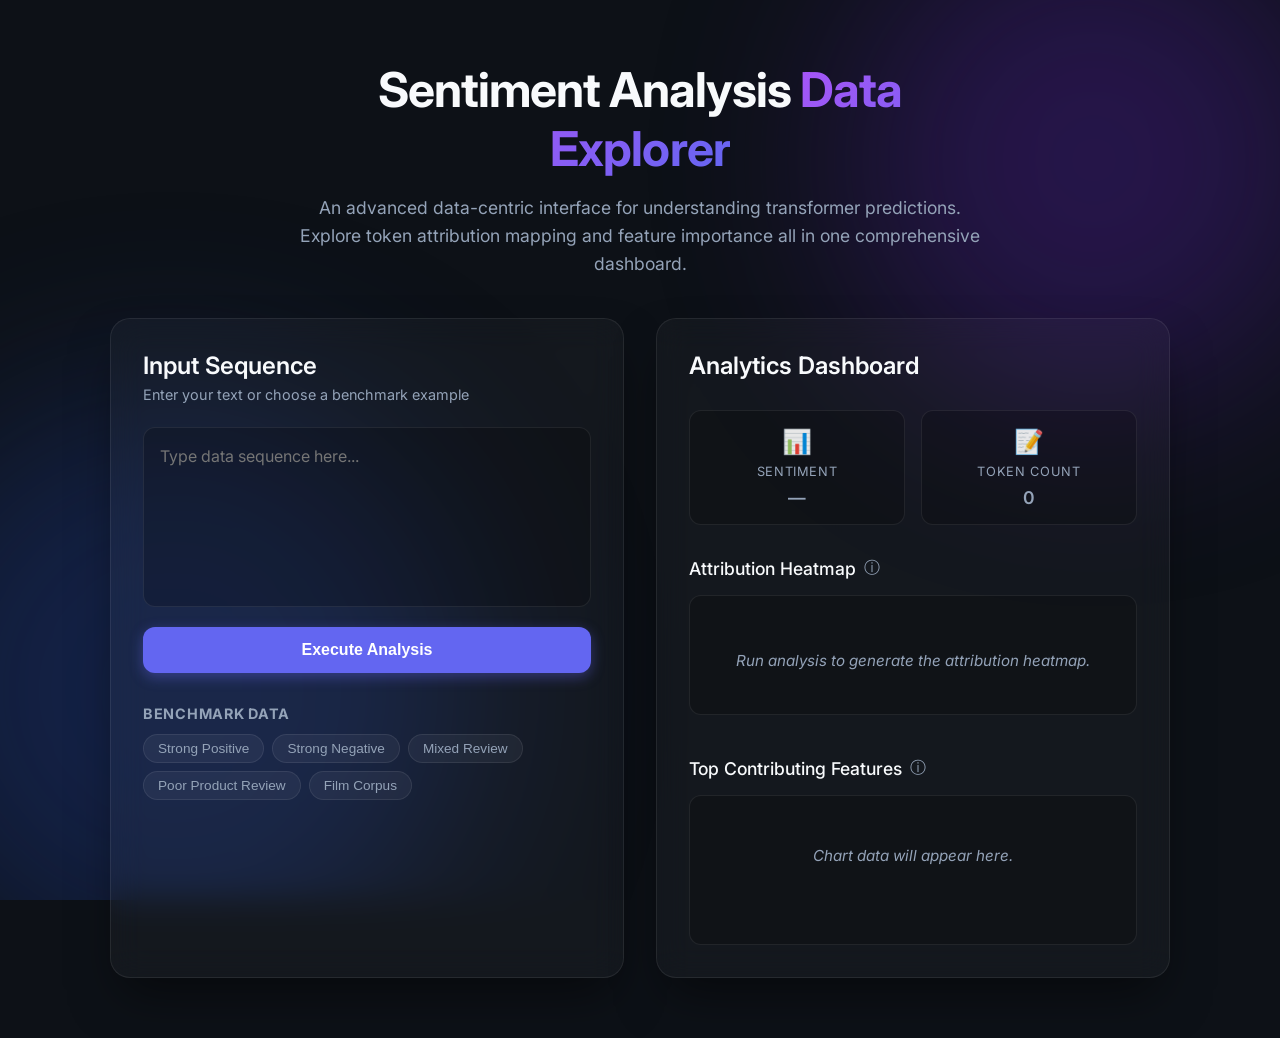
<file: Transformers/frontend/index.html>
<!DOCTYPE html>
<html lang="en">

<head>
  <meta charset="UTF-8" />
  <meta name="viewport" content="width=device-width, initial-scale=1.0">
  <title>Explainable Sentiment Analyzer</title>
  <link rel="preconnect" href="https://fonts.googleapis.com">
  <link rel="preconnect" href="https://fonts.gstatic.com" crossorigin>
  <link href="https://fonts.googleapis.com/css2?family=Inter:wght@300;400;500;600;700&display=swap" rel="stylesheet">
  <link rel="stylesheet" href="style.css" />
</head>

<body>

  <div class="background-blobs">
    <div class="blob blob-1"></div>
    <div class="blob blob-2"></div>
  </div>

  <div class="page">
    <header class="header text-center">
      <h1>Sentiment Analysis <span class="highlight">Data Explorer</span></h1>
      <p class="description">
        An advanced data-centric interface for understanding transformer predictions. Explore token
        attribution mapping and feature importance all in one comprehensive dashboard.
      </p>
    </header>

    <main class="app-container">
      <!-- LEFT PANEL -->
      <div class="glass-panel input-panel">
        <div class="panel-header">
          <h2>Input Sequence</h2>
          <p class="subtitle">Enter your text or choose a benchmark example</p>
        </div>

        <textarea id="textInput" placeholder="Type data sequence here..."></textarea>

        <button class="btn-primary" onclick="analyze()" id="analyzeBtn">
          <span class="btn-text">Execute Analysis</span>
          <div class="loader" id="loader" style="display: none;"></div>
        </button>

        <div class="examples-section">
          <h3>Benchmark Data</h3>
          <div class="example-pills">
            <button class="pill" onclick="useExample(1)">Strong Positive</button>
            <button class="pill" onclick="useExample(2)">Strong Negative</button>
            <button class="pill" onclick="useExample(3)">Mixed Review</button>
            <button class="pill" onclick="useExample(4)">Poor Product Review</button>
            <button class="pill" onclick="useExample(10)">Film Corpus</button>
          </div>
        </div>
      </div>

      <!-- RIGHT PANEL -->
      <div class="glass-panel output-panel">
        <div class="panel-header">
          <h2>Analytics Dashboard</h2>
        </div>

        <div class="results-container">

          <!-- DASHBOARD METRICS -->
          <div class="metrics-dashboard">
            <div class="metric-card">
              <span class="metric-icon">📊</span>
              <span class="metric-label">Sentiment</span>
              <div id="sentimentBox" class="metric-value neutral">—</div>
            </div>
            <div class="metric-card">
              <span class="metric-icon">📝</span>
              <span class="metric-label">Token Count</span>
              <div id="wordCountBox" class="metric-value neutral">0</div>
            </div>
          </div>

          <!-- EXPLAINABILITY -->
          <div class="explain-box">
            <div class="explain-header">
              <h3>Attribution Heatmap</h3>
              <span class="info-icon"
                title="Tokens with brighter backgrounds heavily influenced the model's final sentiment classification.">&#9432;</span>
            </div>
            <div id="tokens" class="tokens-container">
              <div class="placeholder-text">Run analysis to generate the attribution heatmap.</div>
            </div>
          </div>

          <!-- DATA CHART -->
          <div class="chart-box">
            <div class="explain-header">
              <h3>Top Contributing Features</h3>
              <span class="info-icon"
                title="A horizontal bar chart quantifying the top 5 highest-impacting words for this sequence.">&#9432;</span>
            </div>
            <div id="barChart" class="bar-chart-container">
              <div class="placeholder-text">Chart data will appear here.</div>
            </div>
          </div>

        </div>
      </div>
    </main>
  </div>

  <script src="script.js"></script>
</body>

</html>
</file>
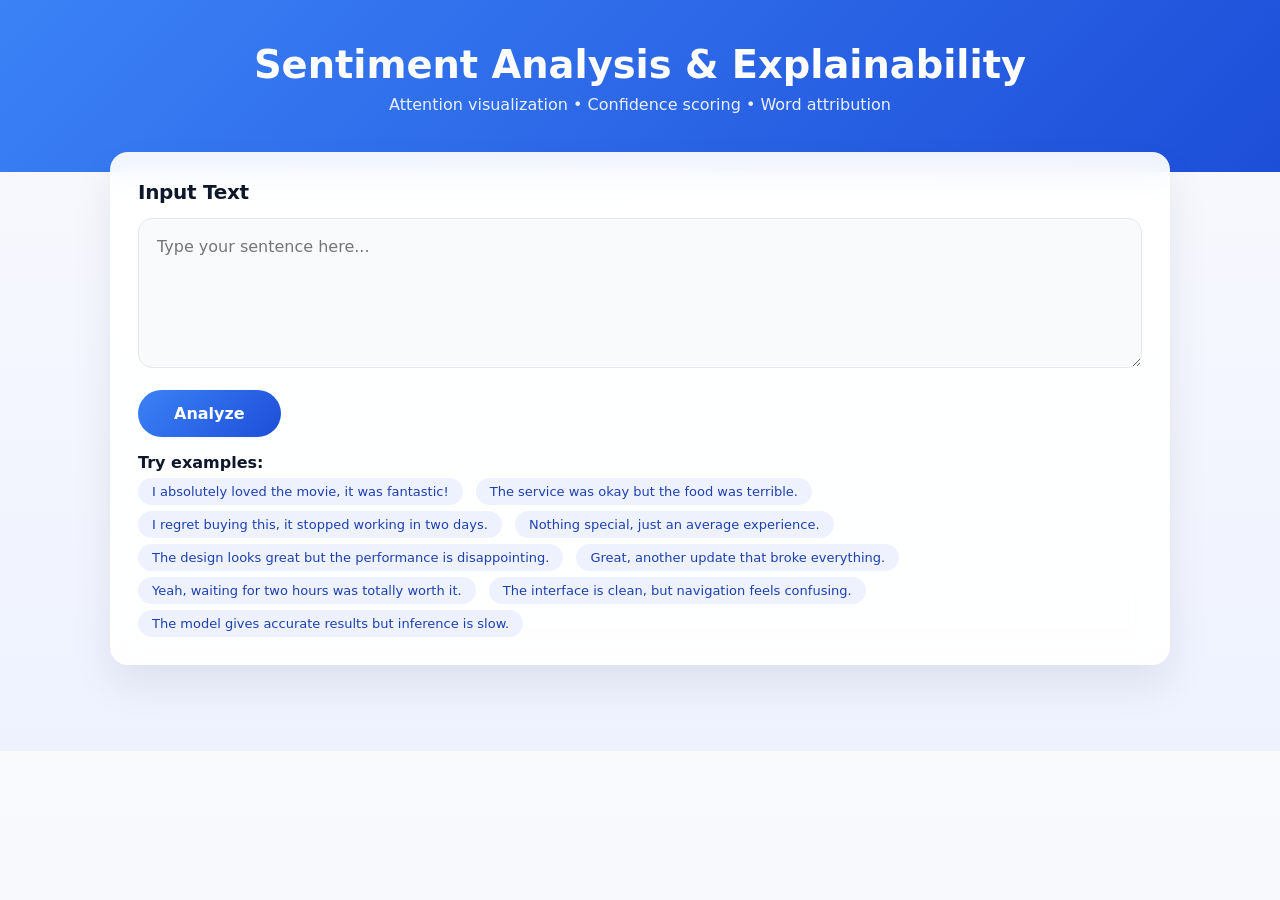
<file: Transformers/M_frontend/index.html>
<!DOCTYPE html>
<html lang="en">
<head>
<meta charset="UTF-8">
<title>Sentiment Explainability</title>
<meta name="viewport" content="width=device-width, initial-scale=1.0">

<style>
:root {
    --primary: #3b82f6;
    --secondary: #1d4ed8;
    --bg: linear-gradient(180deg, #f8fafc, #eef2ff);
    --card: rgba(255,255,255,0.92);
    --text: #0f172a;
    --muted: #6b7280;
    --radius: 18px;
    --shadow: 0 20px 40px rgba(15,23,42,0.08);
}

/* ----------------- GLOBAL ----------------- */
* {
    box-sizing: border-box;
    font-family: 'Segoe UI', system-ui, sans-serif;
}

body {
    margin: 0;
    background: var(--bg);
    color: var(--text);
    -webkit-font-smoothing: antialiased;
}

/* ----------------- HEADER ----------------- */
header {
    background: linear-gradient(135deg, var(--primary), var(--secondary));
    color: white;
    padding: 42px 20px;
    text-align: center;
}

header h1 {
    margin: 0;
    font-size: 2.4rem;
}

header p {
    opacity: 0.9;
    margin-top: 8px;
}

/* ----------------- LAYOUT ----------------- */
.container {
    max-width: 1100px;
    margin: -40px auto 40px;
    padding: 20px;
}

.card {
    background: var(--card);
    backdrop-filter: blur(14px);
    border-radius: var(--radius);
    box-shadow: var(--shadow);
    padding: 28px;
    margin-bottom: 26px;
    animation: fadeIn 0.6s ease;
}

@keyframes fadeIn {
    from { opacity: 0; transform: translateY(14px); }
    to { opacity: 1; transform: translateY(0); }
}

h3 {
    margin: 0 0 14px;
    font-size: 1.25rem;
    letter-spacing: -0.3px;
}

/* ----------------- INPUT ----------------- */
textarea {
    width: 100%;
    min-height: 150px;
    padding: 18px;
    font-size: 16px;
    border-radius: 14px;
    border: 1px solid #e5e7eb;
    background: #f9fafb;
    transition: 0.2s;
}

textarea:focus {
    outline: none;
    border-color: var(--primary);
    box-shadow: 0 0 0 4px rgba(59,130,246,0.15);
    background: white;
}

/* ----------------- BUTTON ----------------- */
button {
    margin-top: 18px;
    padding: 14px 36px;
    font-size: 16px;
    font-weight: 600;
    color: white;
    background: linear-gradient(135deg, var(--primary), var(--secondary));
    border: none;
    border-radius: 999px;
    cursor: pointer;
    transition: 0.25s;
}

button:hover {
    transform: translateY(-2px) scale(1.02);
    box-shadow: 0 14px 28px rgba(59,130,246,0.35);
}

/* ----------------- EXAMPLES ----------------- */
.examples {
    margin-top: 16px;
}

.examples span {
    display: inline-block;
    margin: 6px 8px 0 0;
    padding: 6px 14px;
    font-size: 13px;
    border-radius: 999px;
    background: #eef2ff;
    color: #1e40af;
    cursor: pointer;
}

.examples span:hover {
    background: #dbeafe;
}

/* ----------------- SENTIMENT ----------------- */
.sentiment-box {
    display: inline-block;
    padding: 12px 26px;
    border-radius: 999px;
    font-weight: 700;
}

.Positive { background: #dcfce7; color: #166534; }
.Negative { background: #fee2e2; color: #991b1b; }
.Neutral  { background: #e5e7eb; color: #374151; }

/* ----------------- CONFIDENCE RING ----------------- */
.confidence {
    margin-top: 16px;
    width: 120px;
    position: relative;
}

.conf-text {
    position: absolute;
    inset: 0;
    display: flex;
    align-items: center;
    justify-content: center;
    font-weight: 700;
}

/* ----------------- HEATMAP ----------------- */
.heatmap-text {
    margin-top: 12px;
    padding: 16px;
    border-radius: 14px;
    background: #f8fafc;
    line-height: 1.8;
}

.heat-word {
    display: inline-block;
    padding: 3px 6px;
    border-radius: 6px;
    margin: 2px;
}

/* ----------------- WORD GRID ----------------- */
.words {
    margin-top: 20px;
    display: flex;
    flex-wrap: wrap;
    gap: 14px;
}

.word-card {
    width: 180px;
    background: linear-gradient(180deg, #ffffff, #f8fafc);
    border-radius: 16px;
    padding: 16px;
    box-shadow: 0 12px 24px rgba(15,23,42,0.08);
    border-left: 4px solid var(--primary);
}

.word-text {
    font-weight: 700;
}

.word-meta {
    font-size: 13px;
    color: var(--muted);
    margin-bottom: 8px;
}

/* ----------------- SCALE ----------------- */
.scale {
    height: 6px;
    background: #e5e7eb;
    border-radius: 999px;
    overflow: hidden;
}

.scale-fill {
    height: 100%;
    background: linear-gradient(90deg, #60a5fa, #2563eb);
    transition: width 0.4s ease;
}

.importance-text {
    font-size: 12px;
    text-align: right;
    color: var(--muted);
}
/* Analysis reveal animation */
.show-analysis {
    display: block !important;
    animation: reveal 0.6s ease forwards;
}

@keyframes reveal {
    from {
        opacity: 0;
        transform: translateY(20px);
    }
    to {
        opacity: 1;
        transform: translateY(0);
    }
}


/* ----------------- FOOTER ----------------- */
footer {
    text-align: center;
    font-size: 13px;
    color: var(--muted);
    margin-top: 40px;
}
</style>
</head>

<body>

<header>
    <h1>Sentiment Analysis & Explainability</h1>
    <p>Attention visualization • Confidence scoring • Word attribution</p>
</header>

<div class="container">

<div class="card">
    <h3>Input Text</h3>
    <textarea id="text" placeholder="Type your sentence here..."></textarea>
    <button onclick="analyze()">Analyze</button>

<div class="examples">
    <b>Try examples:</b><br>

    <!-- Positive -->
    <span onclick="fillExample(this)">I absolutely loved the movie, it was fantastic!</span>


    <!-- Negative -->
    <span onclick="fillExample(this)">The service was okay but the food was terrible.</span>
    <span onclick="fillExample(this)">I regret buying this, it stopped working in two days.</span>

    <!-- Neutral -->
    <span onclick="fillExample(this)">Nothing special, just an average experience.</span>


    <!-- Mixed / Contrast -->
    <span onclick="fillExample(this)">The design looks great but the performance is disappointing.</span>

    <!-- Sarcasm / Subtle -->
    <span onclick="fillExample(this)">Great, another update that broke everything.</span>
    <span onclick="fillExample(this)">Yeah, waiting for two hours was totally worth it.</span>

    <!-- UX / Tech -->
    <span onclick="fillExample(this)">The interface is clean, but navigation feels confusing.</span>
    <span onclick="fillExample(this)">The model gives accurate results but inference is slow.</span>
</div>


<div class="card" id="analysisCard" style="display:none;">

    <h3>Predicted Sentiment</h3>
    <div id="sentiment"></div>

    <div class="confidence">
        <svg width="120" height="120">
            <circle cx="60" cy="60" r="50" stroke="#e5e7eb" stroke-width="10" fill="none"/>
            <circle id="confRing" cx="60" cy="60" r="50"
                stroke="#3b82f6" stroke-width="10"
                fill="none"
                stroke-dasharray="314"
                stroke-dashoffset="314"
                stroke-linecap="round"
                transform="rotate(-90 60 60)" />
        </svg>
        <div class="conf-text" id="confText">0%</div>
    </div>

    <h3 style="margin-top:24px;">Attention Heatmap</h3>
    <div class="heatmap-text" id="heatmap"></div>

    <h3 style="margin-top:24px;">Word-level Explainability</h3>
    <div class="words" id="words"></div>
</div>

</div>



<script>
/* ===============================
   UTILITIES
================================ */

/* Reconstruct clean sentence from SentencePiece tokens */


function reconstructText(tokens) {
    let text = "";

    tokens.forEach(t => {
        let w = t.word.replace("▁", "");

        if (/^[.,!?;:]$/.test(w)) {
            text += w;
        } else {
            text += (text ? " " : "") + w;
        }
    });

    return text;
}

/* Confidence = average of top-K important tokens */
function computeConfidence(tokens, k = 5) {
    const top = [...tokens]
        .map(t => t.importance)
        .sort((a, b) => b - a)
        .slice(0, k);

    const avg = top.reduce((a, b) => a + b, 0) / top.length;
    return Math.round(avg * 100);
}

/* Fill textarea with example text */
function fillExample(el) {
    document.getElementById("text").value = el.innerText;
}

/* ===============================
   MAIN ANALYZE FUNCTION
================================ */

async function analyze() {
    const input = document.getElementById("text").value.trim();
    if (!input) return;

    const res = await fetch("http://127.0.0.1:5000/analyze", {
        method: "POST",
        headers: { "Content-Type": "application/json" },
        body: JSON.stringify({ text: input })
    });

    const data = await res.json();

    /* -------------------------------
       SENTIMENT
    -------------------------------- */
    document.getElementById("sentiment").innerHTML =
        `<span class="sentiment-box ${data.sentiment}">
            ${data.sentiment}
        </span>`;

    /* -------------------------------
       CONFIDENCE RING
    -------------------------------- */
    const confidence = computeConfidence(data.explanation);
    document.getElementById("confText").innerText = confidence + "%";

    const ring = document.getElementById("confRing");
    ring.style.strokeDashoffset =
        314 - (314 * confidence) / 100;

    /* -------------------------------
       ATTENTION HEATMAP
    -------------------------------- */
    const heatmap = document.getElementById("heatmap");
    heatmap.innerHTML = "";

    data.explanation.forEach(t => {
        const span = document.createElement("span");
        const word = t.word.replace("▁", "");

        if (/^[.,!?;:]$/.test(word)) {
            span.innerText = word;
            span.style.marginRight = "4px";
        } else {
            span.innerText = " " + word;
        }

        const intensity = Math.min(0.85, t.importance);
        span.className = "heat-word";
        span.style.background = `rgba(59,130,246,${intensity})`;
        span.style.color = intensity > 0.55 ? "white" : "#0f172a";

        heatmap.appendChild(span);
        // Show analysis card on analyze
        const analysisCard = document.getElementById("analysisCard");
        analysisCard.classList.remove("show-analysis");
        void analysisCard.offsetWidth; // force reflow
        analysisCard.classList.add("show-analysis");

    });

    /* -------------------------------
       WORD-LEVEL EXPLANATION CARDS
    -------------------------------- */
    const wordsDiv = document.getElementById("words");
    wordsDiv.innerHTML = "";

    data.explanation.forEach(t => {
        const cleanWord = t.word.replace("▁", "");

        const card = document.createElement("div");
        card.className = "word-card";

        card.innerHTML = `
            <div class="word-text">${cleanWord || "(punct)"}</div>
            <div class="word-meta">POS: ${t.pos}</div>

            <div class="scale">
                <div class="scale-fill"
                     style="width:${Math.round(t.importance * 100)}%">
                </div>
            </div>

            <div class="importance-text">
                Importance: ${t.importance.toFixed(3)}
            </div>
        `;

        wordsDiv.appendChild(card);
    });
}
</script>


</body>
</html>
</file>
<file: Transformers/frontend/style.css>
:root {
  --bg-color: #0d1117;
  --panel-bg: rgba(255, 255, 255, 0.03);
  --panel-border: rgba(255, 255, 255, 0.08);
  --text-primary: #f8fafc;
  --text-secondary: #94a3b8;
  --accent-color: #6366f1;
  --accent-hover: #4f46e5;
  --positive-color: #10b981;
  --negative-color: #ef4444;
  --neutral-color: #64748b;
  --font-family: 'Inter', sans-serif;
}

* {
  box-sizing: border-box;
  margin: 0;
  padding: 0;
}

body {
  background-color: var(--bg-color);
  color: var(--text-primary);
  font-family: var(--font-family);
  min-height: 100vh;
  position: relative;
  overflow-x: hidden;
}

/* Background Blobs for depth */
.background-blobs {
  position: fixed;
  top: 0;
  left: 0;
  width: 100%;
  height: 100%;
  z-index: -1;
  overflow: hidden;
}

.blob {
  position: absolute;
  border-radius: 50%;
  filter: blur(100px);
  opacity: 0.4;
  animation: float 20s infinite alternate ease-in-out;
}

.blob-1 {
  top: -10%;
  right: -5%;
  width: 500px;
  height: 500px;
  background: #4c1d95;
}

.blob-2 {
  bottom: -10%;
  left: -10%;
  width: 600px;
  height: 600px;
  background: #1e3a8a;
  animation-delay: -10s;
}

@keyframes float {
  0% {
    transform: translate(0, 0) scale(1);
  }

  100% {
    transform: translate(-50px, 50px) scale(1.1);
  }
}

.page {
  max-width: 1100px;
  margin: 0 auto;
  padding: 60px 20px;
  display: flex;
  flex-direction: column;
  gap: 40px;
}

.header {
  text-align: center;
  max-width: 700px;
  margin: 0 auto;
}

.header h1 {
  font-size: 3rem;
  font-weight: 700;
  letter-spacing: -0.02em;
  margin-bottom: 16px;
}

.highlight {
  background: linear-gradient(135deg, #a855f7, #6366f1);
  background-clip: text;
  -webkit-background-clip: text;
  -webkit-text-fill-color: transparent;
}

.header .description {
  font-size: 1.1rem;
  color: var(--text-secondary);
  line-height: 1.6;
}

.app-container {
  display: grid;
  grid-template-columns: 1fr 1fr;
  gap: 32px;
}

@media (max-width: 768px) {
  .app-container {
    grid-template-columns: 1fr;
  }
}

.glass-panel {
  background: var(--panel-bg);
  backdrop-filter: blur(16px);
  -webkit-backdrop-filter: blur(16px);
  border: 1px solid var(--panel-border);
  border-radius: 20px;
  padding: 32px;
  box-shadow: 0 25px 50px -12px rgba(0, 0, 0, 0.5);
  display: flex;
  flex-direction: column;
}

.panel-header {
  margin-bottom: 24px;
}

.panel-header h2 {
  font-size: 1.5rem;
  font-weight: 600;
  margin-bottom: 6px;
}

.panel-header .subtitle {
  font-size: 0.9rem;
  color: var(--text-secondary);
}

textarea {
  width: 100%;
  height: 180px;
  background: rgba(0, 0, 0, 0.2);
  border: 1px solid var(--panel-border);
  border-radius: 12px;
  padding: 16px;
  color: var(--text-primary);
  font-family: var(--font-family);
  font-size: 1rem;
  line-height: 1.5;
  resize: none;
  transition: all 0.3s ease;
  margin-bottom: 20px;
}

textarea:focus {
  outline: none;
  border-color: var(--accent-color);
  box-shadow: 0 0 0 3px rgba(99, 102, 241, 0.2);
}

.btn-primary {
  display: flex;
  justify-content: center;
  align-items: center;
  gap: 10px;
  width: 100%;
  padding: 14px;
  background: var(--accent-color);
  color: white;
  border: none;
  border-radius: 12px;
  font-size: 1rem;
  font-weight: 600;
  cursor: pointer;
  transition: all 0.2s ease;
  box-shadow: 0 4px 14px rgba(99, 102, 241, 0.4);
}

.btn-primary:hover:not(:disabled) {
  background: var(--accent-hover);
  transform: translateY(-2px);
  box-shadow: 0 6px 20px rgba(99, 102, 241, 0.5);
}

.btn-primary:active:not(:disabled) {
  transform: translateY(0);
}

.btn-primary:disabled {
  opacity: 0.7;
  cursor: not-allowed;
}

.examples-section {
  margin-top: 32px;
}

.examples-section h3 {
  font-size: 0.9rem;
  text-transform: uppercase;
  letter-spacing: 0.05em;
  color: var(--text-secondary);
  margin-bottom: 12px;
}

.example-pills {
  display: flex;
  flex-wrap: wrap;
  gap: 8px;
}

.pill {
  background: rgba(255, 255, 255, 0.05);
  border: 1px solid var(--panel-border);
  color: var(--text-secondary);
  padding: 6px 14px;
  border-radius: 20px;
  font-size: 0.85rem;
  cursor: pointer;
  transition: all 0.2s ease;
}

.pill:hover {
  background: rgba(255, 255, 255, 0.1);
  color: var(--text-primary);
  border-color: rgba(255, 255, 255, 0.2);
}

.results-container {
  display: flex;
  flex-direction: column;
  gap: 32px;
  flex: 1;
}

.metrics-dashboard {
  display: grid;
  grid-template-columns: repeat(2, 1fr);
  gap: 16px;
}

.metric-card {
  background: rgba(0, 0, 0, 0.2);
  border: 1px solid var(--panel-border);
  border-radius: 12px;
  padding: 16px;
  display: flex;
  flex-direction: column;
  align-items: center;
  justify-content: center;
  text-align: center;
  transition: transform 0.2s ease;
}

.metric-card:hover {
  transform: translateY(-2px);
  background: rgba(255, 255, 255, 0.05);
}

.metric-icon {
  font-size: 1.5rem;
  margin-bottom: 8px;
  opacity: 0.9;
}

.metric-label {
  font-size: 0.8rem;
  text-transform: uppercase;
  letter-spacing: 0.05em;
  color: var(--text-secondary);
  margin-bottom: 8px;
}

.metric-value {
  font-weight: 600;
  font-size: 1.1rem;
}

.metric-value.positive {
  color: #34d399;
}

.metric-value.negative {
  color: #f87171;
}

.metric-value.neutral {
  color: #94a3b8;
}

.explain-header {
  display: flex;
  align-items: center;
  gap: 8px;
  margin-bottom: 16px;
}

.explain-header h3 {
  font-size: 1.1rem;
  font-weight: 500;
}

.info-icon {
  color: var(--text-secondary);
  font-size: 1rem;
  cursor: help;
}

.tokens-container {
  background: rgba(0, 0, 0, 0.2);
  border: 1px solid var(--panel-border);
  border-radius: 12px;
  padding: 20px;
  min-height: 120px;
  display: flex;
  flex-wrap: wrap;
  align-content: flex-start;
  line-height: 2;
}

.placeholder-text {
  color: var(--text-secondary);
  font-style: italic;
  font-size: 0.95rem;
  width: 100%;
  text-align: center;
  margin-top: 30px;
}

.token {
  display: inline-block;
  padding: 4px 8px;
  margin: 4px;
  border-radius: 6px;
  font-size: 0.95rem;
  cursor: pointer;
  position: relative;
  transition: transform 0.2s ease;
}

.token:hover {
  transform: translateY(-2px);
  z-index: 10;
}

/* Tooltip */
.token::after {
  content: attr(data-tooltip);
  position: absolute;
  bottom: 120%;
  left: 50%;
  transform: translateX(-50%) translateY(10px);
  background: #1e293b;
  color: #f8fafc;
  border: 1px solid var(--panel-border);
  border-radius: 6px;
  padding: 8px 12px;
  font-size: 0.75rem;
  font-weight: 500;
  white-space: nowrap;
  opacity: 0;
  pointer-events: none;
  transition: all 0.2s ease;
  box-shadow: 0 10px 15px -3px rgba(0, 0, 0, 0.5);
  z-index: 20;
}

.token:hover::after {
  opacity: 1;
  transform: translateX(-50%) translateY(0);
}

/* Chart Styles */
.chart-box {
  margin-top: 10px;
}

.bar-chart-container {
  background: rgba(0, 0, 0, 0.2);
  border: 1px solid var(--panel-border);
  border-radius: 12px;
  padding: 20px;
  display: flex;
  flex-direction: column;
  gap: 12px;
  min-height: 150px;
}

.bar-row {
  display: flex;
  align-items: center;
  gap: 12px;
}

.bar-label {
  width: 100px;
  text-align: right;
  font-size: 0.9rem;
  color: var(--text-primary);
  white-space: nowrap;
  overflow: hidden;
  text-overflow: ellipsis;
}

.bar-track {
  flex: 1;
  background: rgba(255, 255, 255, 0.05);
  border-radius: 6px;
  height: 14px;
  overflow: hidden;
}

.bar-fill {
  height: 100%;
  border-radius: 6px;
  transition: width 0.5s cubic-bezier(0.4, 0, 0.2, 1);
}

.bar-value {
  width: 50px;
  font-size: 0.85rem;
  color: var(--text-secondary);
  font-weight: 500;
}

/* Loader */
.loader {
  border: 2px solid rgba(255, 255, 255, 0.3);
  border-radius: 50%;
  border-top: 2px solid white;
  width: 18px;
  height: 18px;
  animation: spin 1s linear infinite;
}

@keyframes spin {
  0% {
    transform: rotate(0deg);
  }

  100% {
    transform: rotate(360deg);
  }
}
</file>
